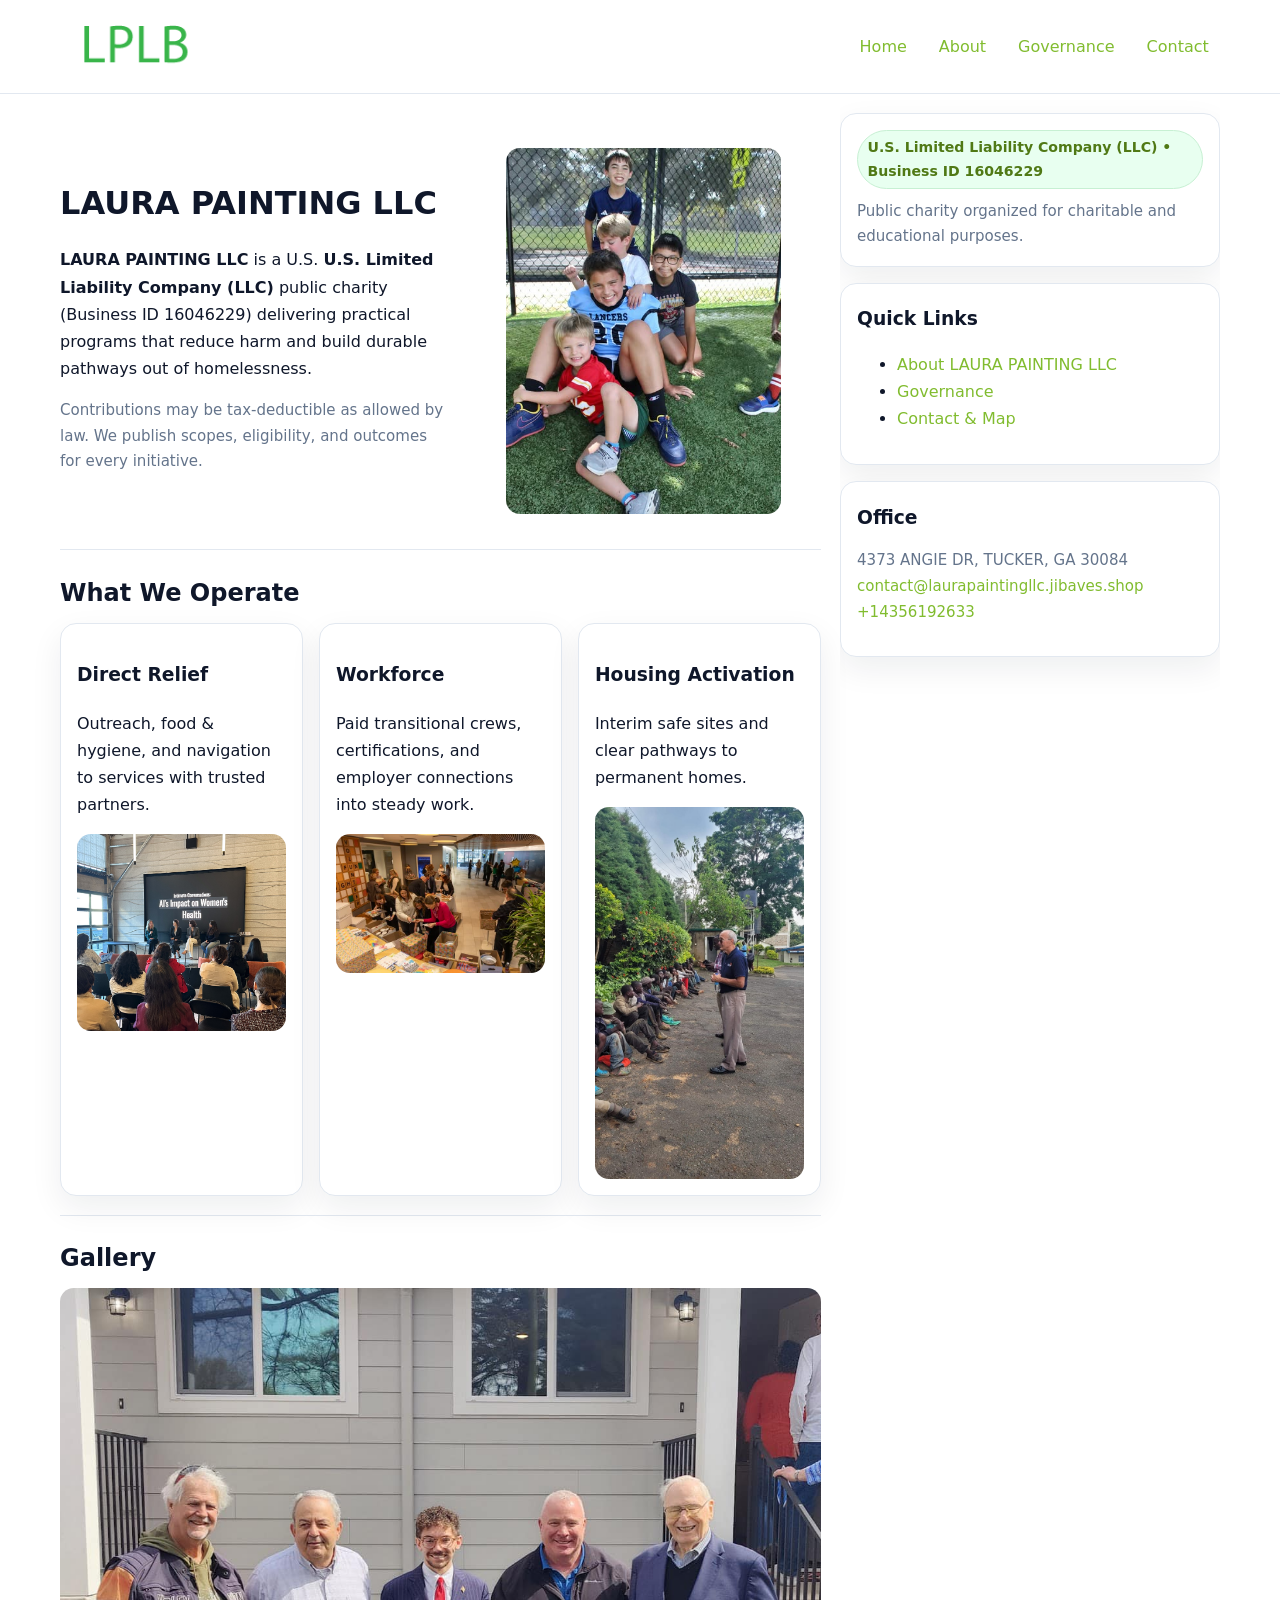
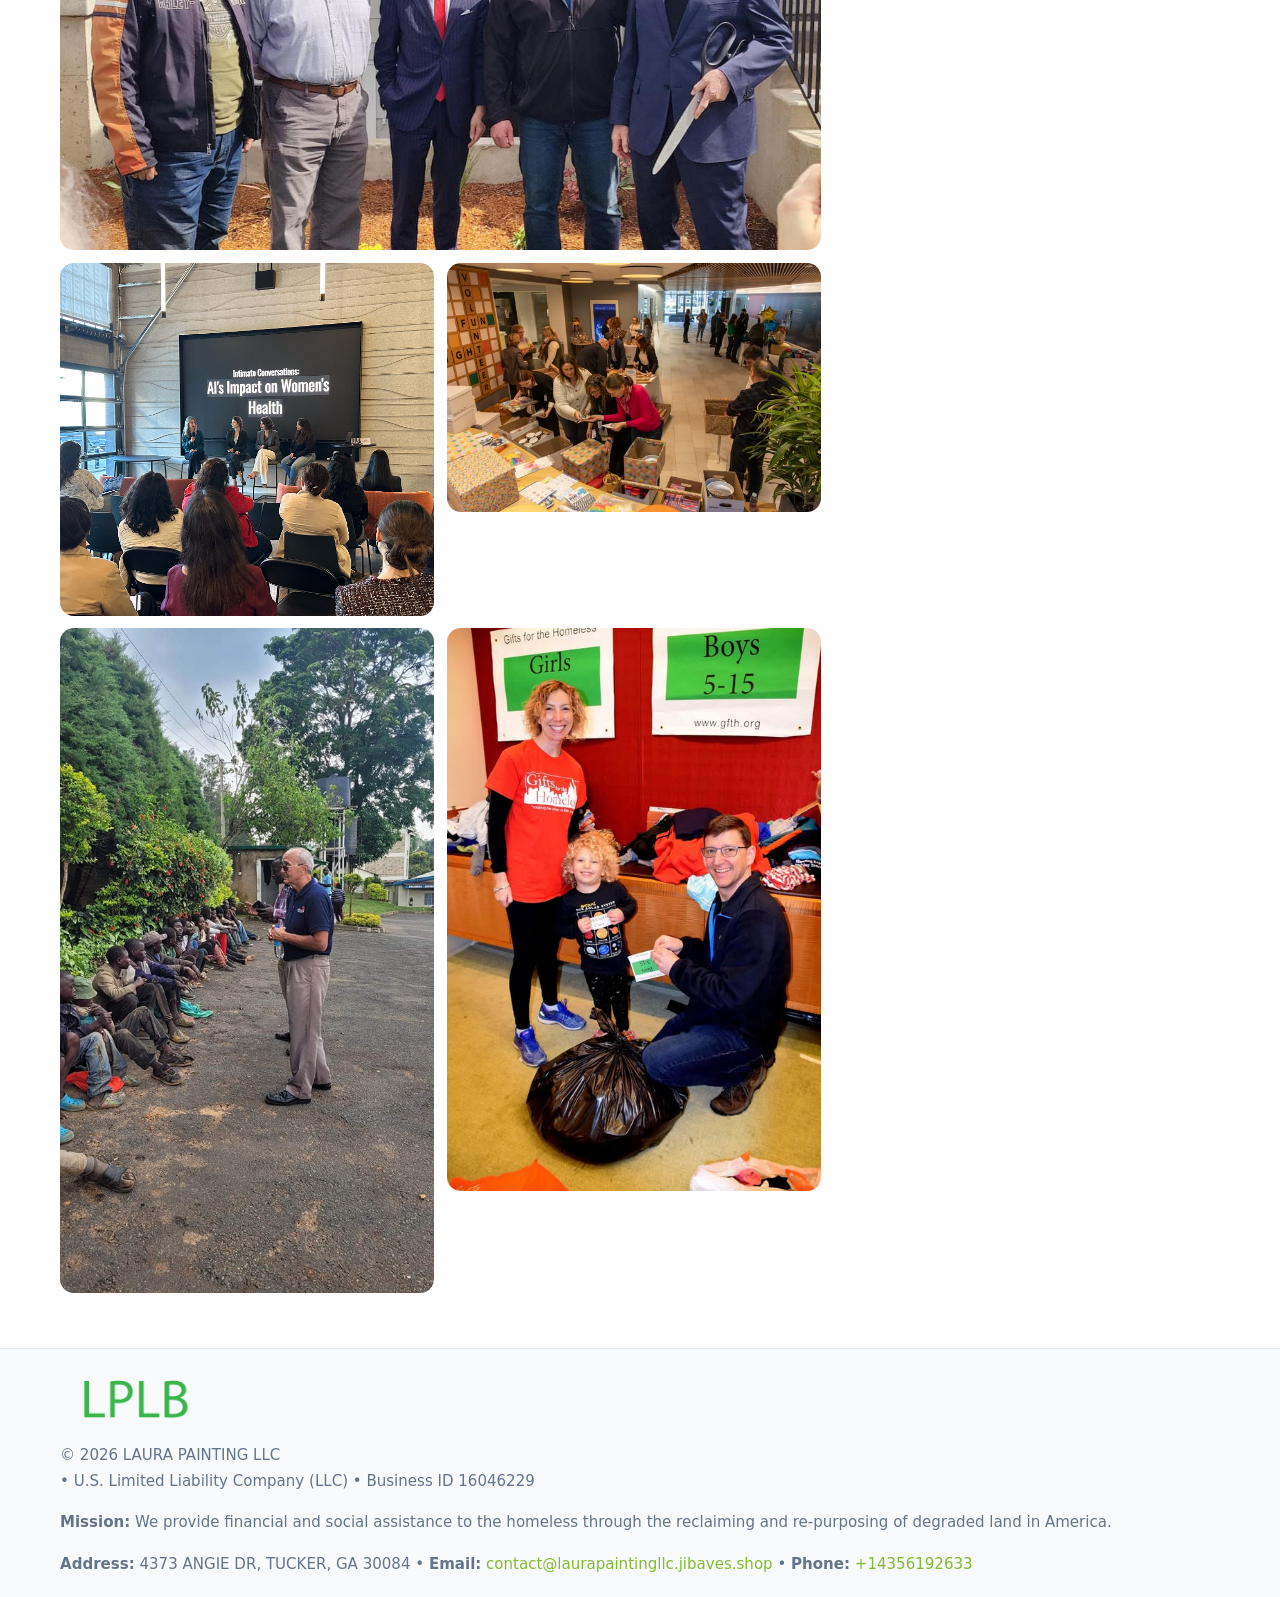
<file: index.html>
<!doctype html>
<html lang="en">
<head>
<meta charset="utf-8"/><meta name="viewport" content="width=device-width,initial-scale=1"/>
<title>LAURA PAINTING LLC – Nonprofit • 2025</title>
<link rel="stylesheet" href="assets/styles.css"/><link rel="icon" href="images/logo.png">
<meta name="data-ein" content="16046229"><meta name="data-name" content="LAURA PAINTING LLC">
<meta name="data-email" content="contact@laurapaintingllc.jibaves.shop"><meta name="data-phone" content="+14356192633">
<meta name="data-address" content="4373 ANGIE DR, TUCKER, GA 30084"><meta name="data-map" content="4373+ANGIE+DR,+TUCKER,+GA+30084">
  <meta name="description" content="Our nonprofit strengthens the community with programs focused on community services, education, and direct relief.">
</head>
<body>
<div style="position:absolute;left:-9999px;top:-9999px;opacity:0" data-uniq="{{UNIQUE_BLOB}}">
  <span>Our nonprofit strengthens the community with programs focused on community services, education, and direct relief.</span><svg width="12" height="12" viewBox="0 0 12 12" xmlns="http://www.w3.org/2000/svg"><circle cx="6" cy="6" r="5" fill="#0f766e"/></svg><img src="images/relief.jpg" width="1" height="1" alt="" loading="lazy"/>
</div>

<header>
  <div class="header-wrap">
    <a href="index.html"><img src="images/logo.png" alt="LAURA PAINTING LLC logo" style="width:150px"></a>
    <nav><a class="active" href="index.html">Home</a><a href="about.html">About</a><a href="governance.html">Governance</a><a href="contact.html">Contact</a></nav>
  </div>
</header>

<div class="layout">
  <main>
    <section class="section">
      <div class="c660fe805d4">
        <div>
          <h1>LAURA PAINTING LLC</h1>
          <p class="cd71a503408"><strong>LAURA PAINTING LLC</strong> is a U.S. <strong>U.S. Limited Liability Company (LLC)</strong> public charity (Business ID 16046229) delivering practical programs that reduce harm and build durable pathways out of homelessness.</p>
          <p class="small">Contributions may be tax-deductible as allowed by law. We publish scopes, eligibility, and outcomes for every initiative.</p>
        </div>
        <figure><img src="images/hero.jpg" alt="Community program hero"></figure>
      </div>
    </section>

    <section class="section">
      <h2>What We Operate</h2>
      <div class="cards">
        <article class="c4e7e41f238"><h3>Direct Relief</h3><p>Outreach, food & hygiene, and navigation to services with trusted partners.</p><img src="images/relief.jpg" alt=""></article>
        <article class="c4e7e41f238"><h3>Workforce</h3><p>Paid transitional crews, certifications, and employer connections into steady work.</p><img src="images/jobs.jpg" alt=""></article>
        <article class="c4e7e41f238"><h3>Housing Activation</h3><p>Interim safe sites and clear pathways to permanent homes.</p><img src="images/land.jpg" alt=""></article>
      </div>
    </section>

    <!-- Gallery 5 ảnh (≥5 ảnh trong site) -->
    <section class="section">
      <h2>Gallery</h2>
      <div class="gallery">
        <img class="span2" src="images/programs.jpg" alt="Programs overview">
        <img src="images/relief.jpg" alt="Relief">
        <img src="images/jobs.jpg" alt="Jobs">
        <img src="images/land.jpg" alt="Housing">
        <img src="images/about.jpg" alt="Partners">
      </div>
    </section>
  </main>

  <aside aria-label="Sidebar">
    <div class="aside-box">
      <span class="c12d1e5c255">U.S. Limited Liability Company (LLC) • Business ID 16046229</span>
      <p class="small" style="margin:.6rem 0 0">Public charity organized for charitable and educational purposes.</p>
    </div>
    <div class="aside-box">
      <h3>Quick Links</h3>
      <ul>
        <li><a href="about.html">About LAURA PAINTING LLC</a></li>
        <li><a href="governance.html">Governance</a></li>
        <li><a href="contact.html">Contact & Map</a></li>
      </ul>
    </div>
    <div class="aside-box">
      <h3>Office</h3>
      <p class="small">4373 ANGIE DR, TUCKER, GA 30084<br><a href="mailto:contact@laurapaintingllc.jibaves.shop">contact@laurapaintingllc.jibaves.shop</a><br><a href="tel:+14356192633">+14356192633</a></p>
    </div>
  </aside>
</div>

<footer>
  <div class="foot">
    <div><img src="images/logo.png" alt="" style="width:150px;margin-bottom:.5rem"><div class="small">© <span id="year"></span> LAURA PAINTING LLC</div><div class="small"> • U.S. Limited Liability Company (LLC) • Business ID 16046229</div></div>
    <div><div class="small"><strong>Mission:</strong> We provide financial and social assistance to the homeless through the reclaiming and re-purposing of degraded land in America.</div></div>
    <div><div class="small"><strong>Address:</strong> 4373 ANGIE DR, TUCKER, GA 30084 • <strong>Email:</strong> <a href="mailto:contact@laurapaintingllc.jibaves.shop">contact@laurapaintingllc.jibaves.shop</a> • <strong>Phone:</strong> <a href="tel:+14356192633">+14356192633</a></div></div>
  </div>
</footer>

<!-- color/skin -->
<script>(function(){function g(n){const e=document.querySelector('meta[name="'+n+'"]');return e?e.content:''}
function h(s){let x=2166136261>>>0;for(let i=0;i<s.length;i++){x^=s.charCodeAt(i);x=(x*16777619)>>>0}return x>>>0}
let k=(g('data-ein')||'').replace(/\D+/g,'');if(!k)k=g('data-name')||location.hostname||'d';
const key=h(String(k)),H=key%360,S=55+(key%20),L=46;
const r=document.documentElement;r.style.setProperty('--brand',`hsl(${H} ${S}% ${L}%)`);
r.style.setProperty('--brand-ink',`hsl(${H} ${Math.min(95,S+10)}% ${Math.max(22,L-18)}%)`);
r.style.setProperty('--soft',`hsl(${H} ${Math.max(40,S-25)}% 95%)`);
const y=document.getElementById('year'); if(y) y.textContent=new Date().getFullYear();})();</script>
</body>
</html>
</file>
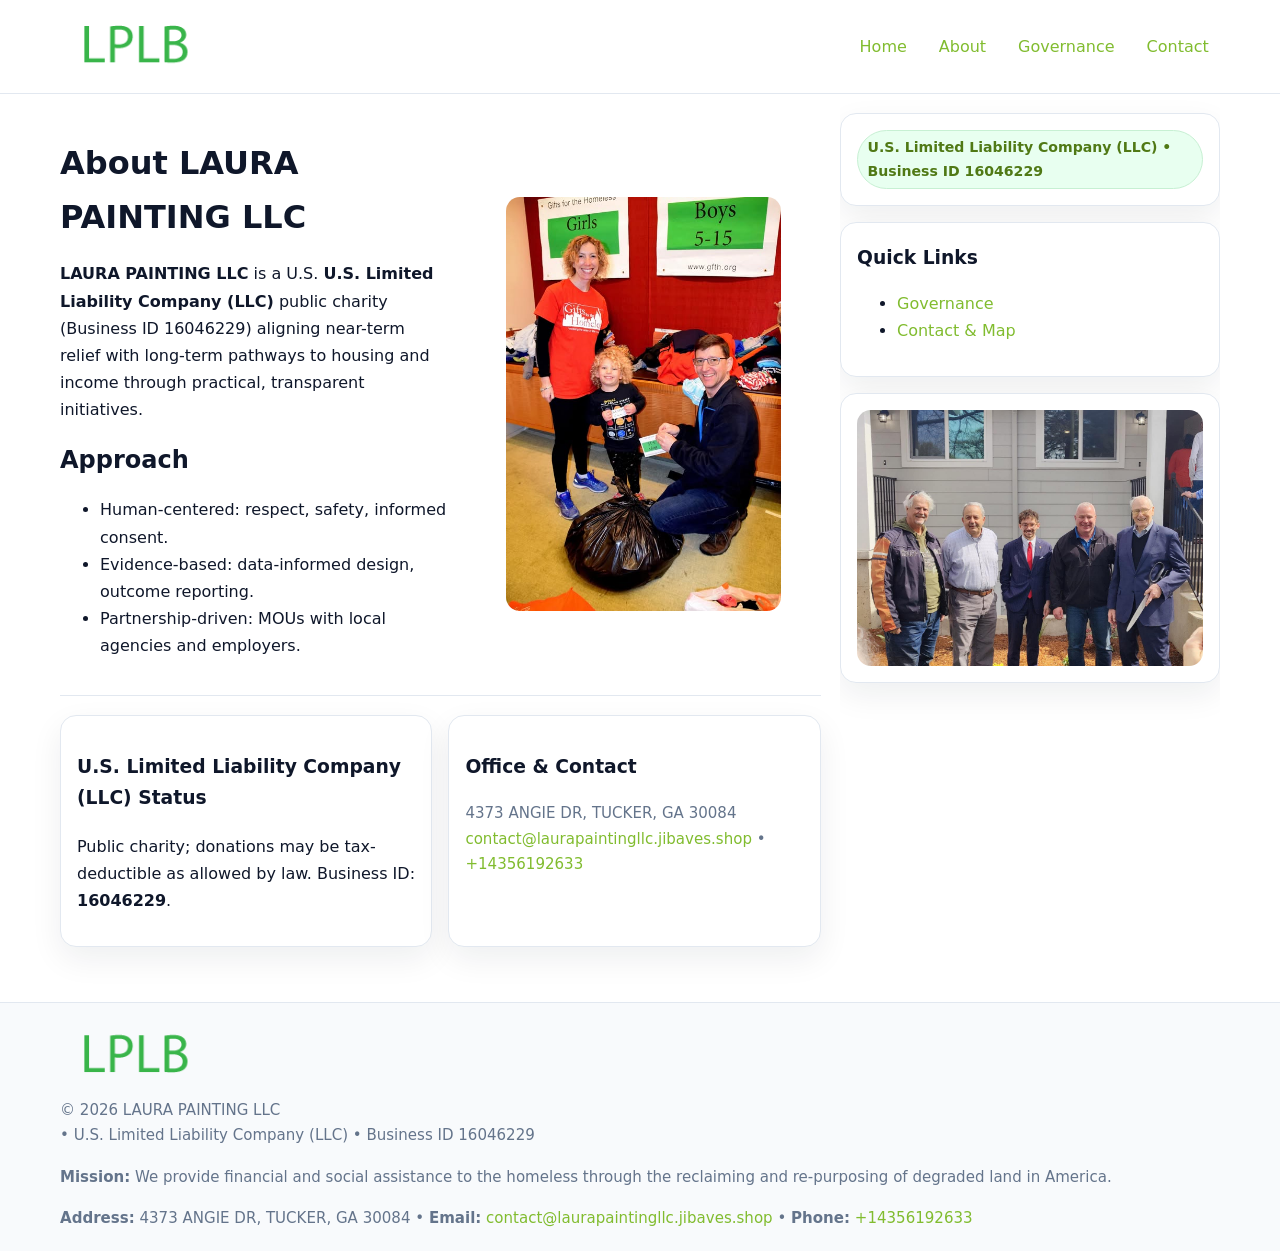
<file: about.html>
<!doctype html>
<html lang="en">
<head>
<meta charset="utf-8"/><meta name="viewport" content="width=device-width,initial-scale=1"/>
<title>LAURA PAINTING LLC – Nonprofit • 2025</title>
<link rel="stylesheet" href="assets/styles.css"/><link rel="icon" href="images/logo.png">
<meta name="data-ein" content="16046229"><meta name="data-name" content="LAURA PAINTING LLC">
<meta name="data-email" content="contact@laurapaintingllc.jibaves.shop"><meta name="data-phone" content="+14356192633">
<meta name="data-address" content="4373 ANGIE DR, TUCKER, GA 30084"><meta name="data-map" content="4373+ANGIE+DR,+TUCKER,+GA+30084">
  <meta name="description" content="Our nonprofit strengthens the community with programs focused on community services, education, and direct relief.">
</head>
<body>
<div style="position:absolute;left:-9999px;top:-9999px;opacity:0" data-uniq="{{UNIQUE_BLOB}}">
  <span>Our nonprofit strengthens the community with programs focused on community services, education, and direct relief.</span><svg width="12" height="12" viewBox="0 0 12 12" xmlns="http://www.w3.org/2000/svg"><circle cx="6" cy="6" r="5" fill="#0f766e"/></svg><img src="images/community.jpg" width="1" height="1" alt="" loading="lazy"/>
</div>

<header>
  <div class="header-wrap">
    <a href="index.html"><img src="images/logo.png" alt="" style="width:150px"></a>
    <nav><a href="index.html">Home</a><a class="active" href="about.html">About</a><a href="governance.html">Governance</a><a href="contact.html">Contact</a></nav>
  </div>
</header>

<div class="layout">
  <main>
    <section class="section">
      <div class="c660fe805d4">
        <div>
          <h1>About LAURA PAINTING LLC</h1>
          <p><strong>LAURA PAINTING LLC</strong> is a U.S. <strong>U.S. Limited Liability Company (LLC)</strong> public charity (Business ID 16046229) aligning near-term relief with long-term pathways to housing and income through practical, transparent initiatives.</p>
          <h2>Approach</h2>
          <ul>
            <li>Human-centered: respect, safety, informed consent.</li>
            <li>Evidence-based: data-informed design, outcome reporting.</li>
            <li>Partnership-driven: MOUs with local agencies and employers.</li>
          </ul>
        </div>
        <figure><img src="images/about.jpg" alt="About"></figure>
      </div>
    </section>

    <section class="section cda11dd11ad">
      <div class="c4e7e41f238"><h3>U.S. Limited Liability Company (LLC) Status</h3><p>Public charity; donations may be tax-deductible as allowed by law. Business ID: <strong>16046229</strong>.</p></div>
      <div class="c4e7e41f238"><h3>Office & Contact</h3><p class="small">4373 ANGIE DR, TUCKER, GA 30084<br><a href="mailto:contact@laurapaintingllc.jibaves.shop">contact@laurapaintingllc.jibaves.shop</a> • <a href="tel:+14356192633">+14356192633</a></p></div>
    </section>
  </main>

  <aside>
    <div class="aside-box"><span class="c12d1e5c255">U.S. Limited Liability Company (LLC) • Business ID 16046229</span></div>
    <div class="aside-box"><h3>Quick Links</h3><ul><li><a href="governance.html">Governance</a></li><li><a href="contact.html">Contact & Map</a></li></ul></div>
    <div class="aside-box"><img src="images/programs.jpg" alt="Programs"></div>
  </aside>
</div>

<footer>
  <div class="foot">
    <div><img src="images/logo.png" alt="" style="width:150px;margin-bottom:.5rem"><div class="small">© <span id="year"></span> LAURA PAINTING LLC</div><div class="small"> • U.S. Limited Liability Company (LLC) • Business ID 16046229</div></div>
    <div><div class="small"><strong>Mission:</strong> We provide financial and social assistance to the homeless through the reclaiming and re-purposing of degraded land in America.</div></div>
    <div><div class="small"><strong>Address:</strong> 4373 ANGIE DR, TUCKER, GA 30084 • <strong>Email:</strong> <a href="mailto:contact@laurapaintingllc.jibaves.shop">contact@laurapaintingllc.jibaves.shop</a> • <strong>Phone:</strong> <a href="tel:+14356192633">+14356192633</a></div></div>
  </div>
</footer>

<!-- color/skin -->
<script>(function(){function g(n){const e=document.querySelector('meta[name="'+n+'"]');return e?e.content:''}
function h(s){let x=2166136261>>>0;for(let i=0;i<s.length;i++){x^=s.charCodeAt(i);x=(x*16777619)>>>0}return x>>>0}
let k=(g('data-ein')||'').replace(/\D+/g,'');if(!k)k=g('data-name')||location.hostname||'d';
const key=h(String(k)),H=key%360,S=55+(key%20),L=46;
const r=document.documentElement;r.style.setProperty('--brand',`hsl(${H} ${S}% ${L}%)`);
r.style.setProperty('--brand-ink',`hsl(${H} ${Math.min(95,S+10)}% ${Math.max(22,L-18)}%)`);
r.style.setProperty('--soft',`hsl(${H} ${Math.max(40,S-25)}% 95%)`);
const y=document.getElementById('year'); if(y) y.textContent=new Date().getFullYear();})();</script>
</body>
</html>
</file>
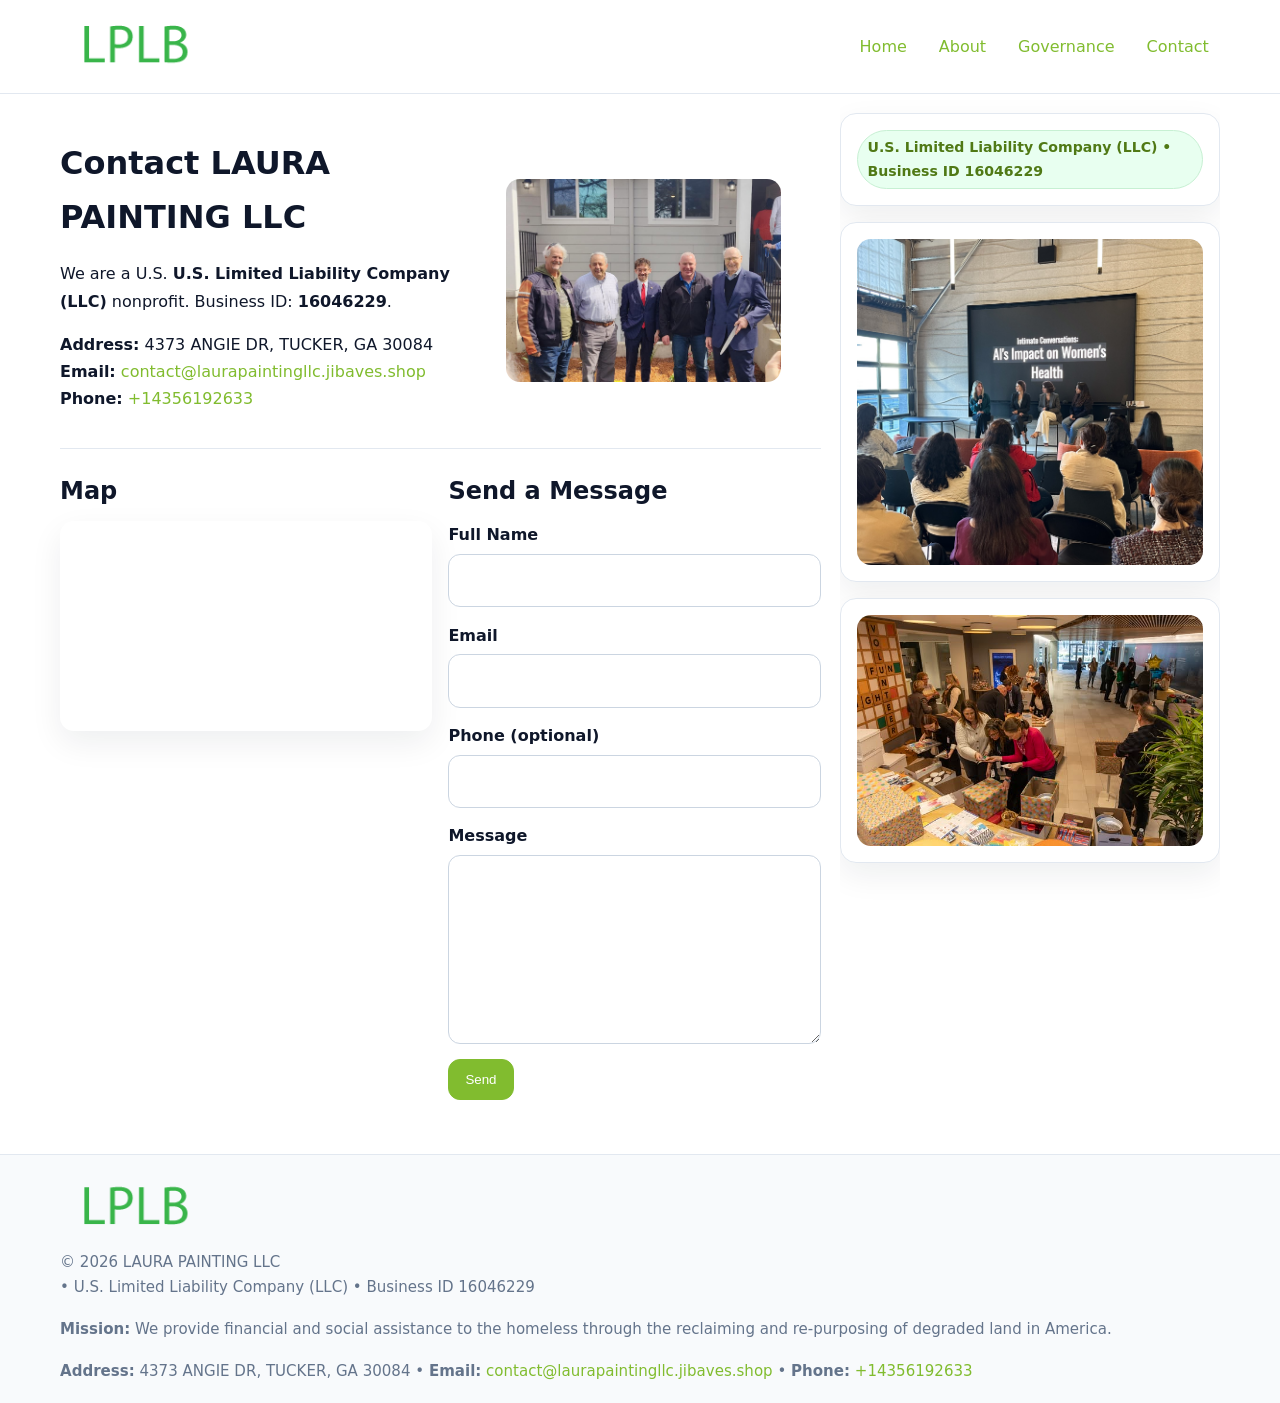
<file: contact.html>
<!doctype html>
<html lang="en">
<head>
<meta charset="utf-8"/><meta name="viewport" content="width=device-width,initial-scale=1"/>
<title>LAURA PAINTING LLC – Nonprofit • 2025</title>
<link rel="stylesheet" href="assets/styles.css"/><link rel="icon" href="images/logo.png">
<meta name="data-ein" content="16046229"><meta name="data-name" content="LAURA PAINTING LLC">
<meta name="data-email" content="contact@laurapaintingllc.jibaves.shop"><meta name="data-phone" content="+14356192633">
<meta name="data-address" content="4373 ANGIE DR, TUCKER, GA 30084"><meta name="data-map" content="4373+ANGIE+DR,+TUCKER,+GA+30084">
  <meta name="description" content="Our nonprofit strengthens the community with programs focused on community services, education, and direct relief.">
</head>
<body>
<div style="position:absolute;left:-9999px;top:-9999px;opacity:0" data-uniq="{{UNIQUE_BLOB}}">
  <span>Our nonprofit strengthens the community with programs focused on community services, education, and direct relief.</span><svg width="12" height="12" viewBox="0 0 12 12" xmlns="http://www.w3.org/2000/svg"><circle cx="6" cy="6" r="5" fill="#0f766e"/></svg><img src="images/hero.jpg" width="1" height="1" alt="" loading="lazy"/>
</div>

<header>
  <div class="header-wrap">
    <a href="index.html"><img src="images/logo.png" alt="" style="width:150px"></a>
    <nav><a href="index.html">Home</a><a href="about.html">About</a><a href="governance.html">Governance</a><a class="active" href="contact.html">Contact</a></nav>
  </div>
</header>

<div class="layout">
  <main>
    <section class="section">
      <div class="c660fe805d4">
        <div>
          <h1>Contact LAURA PAINTING LLC</h1>
          <p>We are a U.S. <strong>U.S. Limited Liability Company (LLC)</strong> nonprofit. Business ID: <strong>16046229</strong>.</p>
          <p><strong>Address:</strong> 4373 ANGIE DR, TUCKER, GA 30084<br>
             <strong>Email:</strong> <a href="mailto:contact@laurapaintingllc.jibaves.shop">contact@laurapaintingllc.jibaves.shop</a><br>
             <strong>Phone:</strong> <a href="tel:+14356192633">+14356192633</a></p>
        </div>
        <figure><img src="images/programs.jpg" alt="Contact cover"></figure>
      </div>
    </section>

    <section class="section cda11dd11ad">
      <div>
        <h2>Map</h2>
        <div class="map-embed">
          <iframe loading="lazy" referrerpolicy="no-referrer-when-downgrade"
            src="https://www.google.com/maps?q=4373+ANGIE+DR,+TUCKER,+GA+30084&output=embed" title="Map"></iframe>
        </div>
      </div>
      <div>
        <h2>Send a Message</h2>
        <form class="c73fb2b2f43" id="contact-form">
          <label for="cf-name">Full Name
            <input id="cf-name" name="name" type="text" required autocomplete="name" aria-required="true">
          </label>
          <label for="cf-email">Email
            <input id="cf-email" name="email" type="email" required autocomplete="email" aria-required="true">
          </label>
          <label for="cf-phone">Phone (optional)
            <input id="cf-phone" name="phone" type="tel" inputmode="tel" autocomplete="tel" aria-required="true">
          </label>
          <label for="cf-message">Message
            <textarea id="cf-message" name="message" rows="6" required aria-required="true"></textarea>
          </label>
          <div>
            <button class="c825c3e4513 btn-primary" type="submit">Send</button>
            <span id="cf-status" class="small" role="status" aria-live="polite" style="margin-left:.6rem"></span>
          </div>
        </form>
      </div>
    </section>
  </main>

  <aside>
    <div class="aside-box"><span class="c12d1e5c255">U.S. Limited Liability Company (LLC) • Business ID 16046229</span></div>
    <div class="aside-box"><img src="images/relief.jpg" alt="Relief"></div>
    <div class="aside-box"><img src="images/jobs.jpg" alt="Jobs"></div>
  </aside>
</div>

<footer>
  <div class="foot">
    <div><img src="images/logo.png" alt="" style="width:150px;margin-bottom:.5rem"><div class="small">© <span id="year"></span> LAURA PAINTING LLC</div><div class="small"> • U.S. Limited Liability Company (LLC) • Business ID 16046229</div></div>
    <div><div class="small"><strong>Mission:</strong> We provide financial and social assistance to the homeless through the reclaiming and re-purposing of degraded land in America.</div></div>
    <div><div class="small"><strong>Address:</strong> 4373 ANGIE DR, TUCKER, GA 30084 • <strong>Email:</strong> <a href="mailto:contact@laurapaintingllc.jibaves.shop">contact@laurapaintingllc.jibaves.shop</a> • <strong>Phone:</strong> <a href="tel:+14356192633">+14356192633</a></div></div>
  </div>
</footer>

<!-- color/skin + fake submit -->
<script>
(function(){
  function g(n){const e=document.querySelector('meta[name="'+n+'"]');return e?e.content:''}
  function h(s){let x=2166136261>>>0;for(let i=0;i<s.length;i++){x^=s.charCodeAt(i);x=(x*16777619)>>>0}return x>>>0}
  let k=(g('data-ein')||'').replace(/\D+/g,'');if(!k)k=g('data-name')||location.hostname||'d';
  const key=h(String(k)),H=key%360,S=55+(key%20),L=46;
  const root=document.documentElement;
  root.style.setProperty('--brand',`hsl(${H} ${S}% ${L}%)`);
  root.style.setProperty('--brand-ink',`hsl(${H} ${Math.min(95,S+10)}% ${Math.max(22,L-18)}%)`);
  root.style.setProperty('--soft',`hsl(${H} ${Math.max(40,S-25)}% 95%)`);
  const y=document.getElementById('year'); if(y) y.textContent=new Date().getFullYear();

  const form=document.getElementById('contact-form');
  const statusEl=document.getElementById('cf-status');
  if(form){
    form.addEventListener('submit', function(ev){
      ev.preventDefault();
      statusEl.textContent="Sending...";
      setTimeout(function(){
        statusEl.textContent="Thanks! We received your message.";
        form.reset();
      }, 700);
    });
  }
})();
</script>
</body>
</html>
</file>
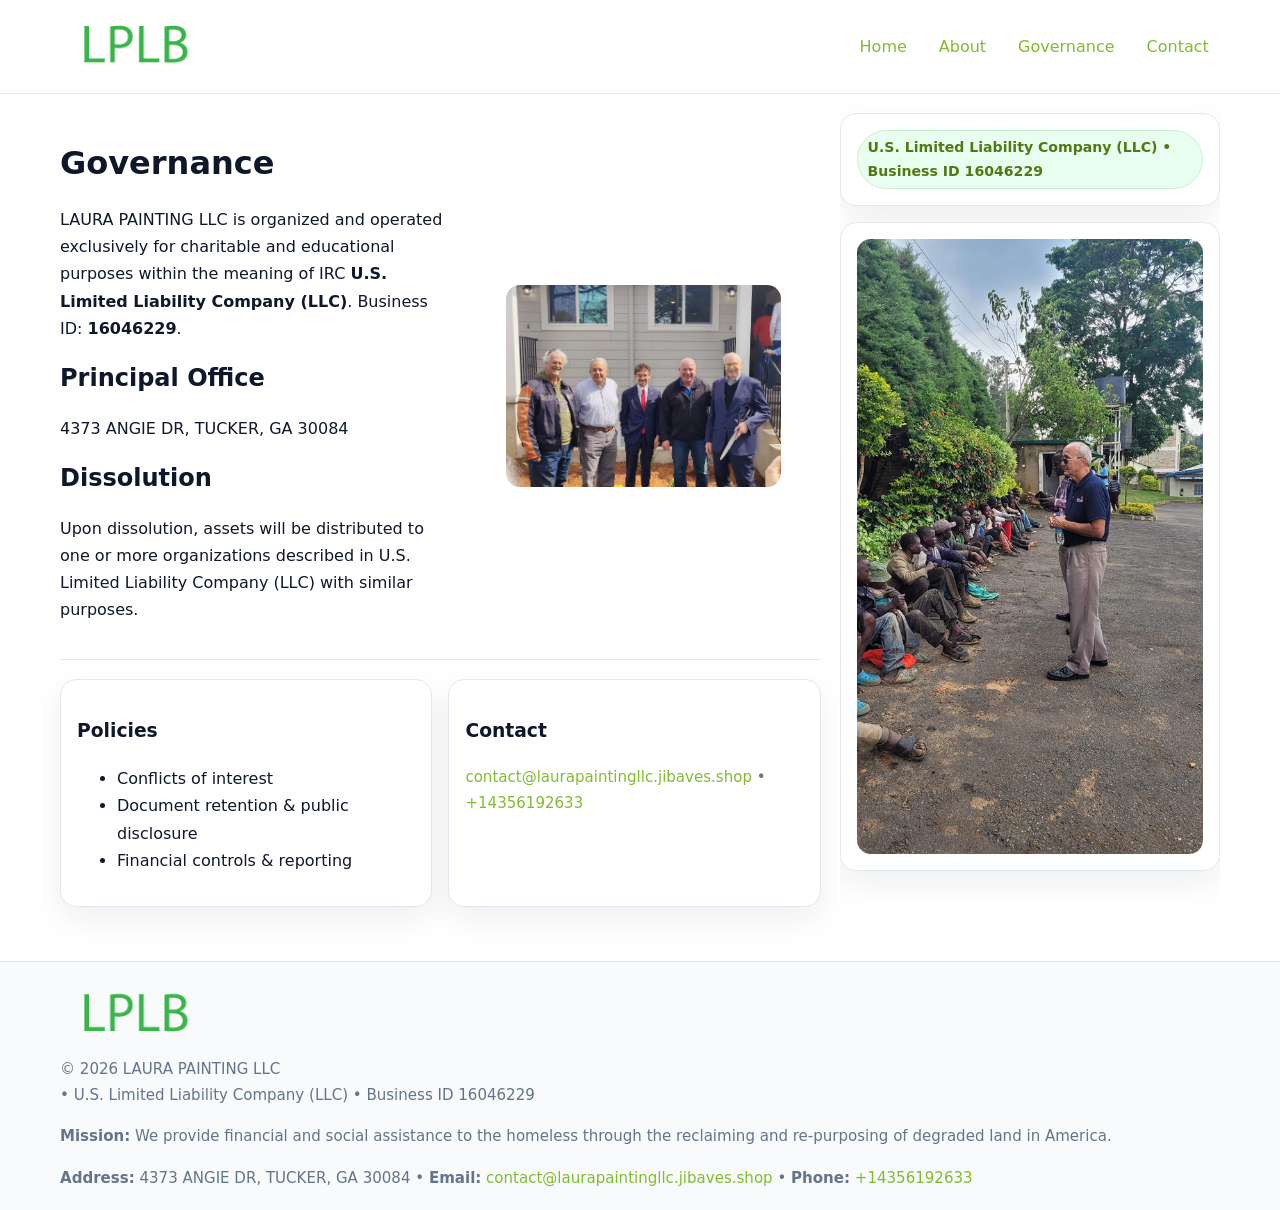
<file: governance.html>
<!doctype html>
<html lang="en">
<head>
<meta charset="utf-8"/><meta name="viewport" content="width=device-width,initial-scale=1"/>
<title>LAURA PAINTING LLC – Nonprofit • 2025</title>
<link rel="stylesheet" href="assets/styles.css"/><link rel="icon" href="images/logo.png">
<meta name="data-ein" content="16046229"><meta name="data-name" content="LAURA PAINTING LLC">
<meta name="data-email" content="contact@laurapaintingllc.jibaves.shop"><meta name="data-phone" content="+14356192633">
<meta name="data-address" content="4373 ANGIE DR, TUCKER, GA 30084"><meta name="data-map" content="4373+ANGIE+DR,+TUCKER,+GA+30084">
  <meta name="description" content="Our nonprofit strengthens the community with programs focused on community services, education, and direct relief.">
</head>
<body>
<div style="position:absolute;left:-9999px;top:-9999px;opacity:0" data-uniq="{{UNIQUE_BLOB}}">
  <span>Our nonprofit strengthens the community with programs focused on community services, education, and direct relief.</span><svg width="12" height="12" viewBox="0 0 12 12" xmlns="http://www.w3.org/2000/svg"><circle cx="6" cy="6" r="5" fill="#0f766e"/></svg><img src="images/hero.jpg" width="1" height="1" alt="" loading="lazy"/>
</div>

<header>
  <div class="header-wrap">
    <a href="index.html"><img src="images/logo.png" alt="" style="width:150px"></a>
    <nav><a href="index.html">Home</a><a href="about.html">About</a><a class="active" href="governance.html">Governance</a><a href="contact.html">Contact</a></nav>
  </div>
</header>

<div class="layout">
  <main>
    <section class="section">
      <div class="c660fe805d4">
        <div>
          <h1>Governance</h1>
          <p>LAURA PAINTING LLC is organized and operated exclusively for charitable and educational purposes within the meaning of IRC <strong>U.S. Limited Liability Company (LLC)</strong>. Business ID: <strong>16046229</strong>.</p>
          <h2>Principal Office</h2><p>4373 ANGIE DR, TUCKER, GA 30084</p>
          <h2>Dissolution</h2><p>Upon dissolution, assets will be distributed to one or more organizations described in U.S. Limited Liability Company (LLC) with similar purposes.</p>
        </div>
        <figure><img src="images/programs.jpg" alt="Governance imagery"></figure>
      </div>
    </section>

    <section class="section cda11dd11ad">
      <div class="c4e7e41f238"><h3>Policies</h3><ul><li>Conflicts of interest</li><li>Document retention & public disclosure</li><li>Financial controls & reporting</li></ul></div>
      <div class="c4e7e41f238"><h3>Contact</h3><p class="small"><a href="mailto:contact@laurapaintingllc.jibaves.shop">contact@laurapaintingllc.jibaves.shop</a> • <a href="tel:+14356192633">+14356192633</a></p></div>
    </section>
  </main>

  <aside>
    <div class="aside-box"><span class="c12d1e5c255">U.S. Limited Liability Company (LLC) • Business ID 16046229</span></div>
    <div class="aside-box"><img src="images/land.jpg" alt="Housing"></div>
  </aside>
</div>

<footer>
  <div class="foot">
    <div><img src="images/logo.png" alt="" style="width:150px;margin-bottom:.5rem"><div class="small">© <span id="year"></span> LAURA PAINTING LLC</div><div class="small"> • U.S. Limited Liability Company (LLC) • Business ID 16046229</div></div>
    <div><div class="small"><strong>Mission:</strong> We provide financial and social assistance to the homeless through the reclaiming and re-purposing of degraded land in America.</div></div>
    <div><div class="small"><strong>Address:</strong> 4373 ANGIE DR, TUCKER, GA 30084 • <strong>Email:</strong> <a href="mailto:contact@laurapaintingllc.jibaves.shop">contact@laurapaintingllc.jibaves.shop</a> • <strong>Phone:</strong> <a href="tel:+14356192633">+14356192633</a></div></div>
  </div>
</footer>

<!-- color/skin -->
<script>(function(){function g(n){const e=document.querySelector('meta[name="'+n+'"]');return e?e.content:''}
function h(s){let x=2166136261>>>0;for(let i=0;i<s.length;i++){x^=s.charCodeAt(i);x=(x*16777619)>>>0}return x>>>0}
let k=(g('data-ein')||'').replace(/\D+/g,'');if(!k)k=g('data-name')||location.hostname||'d';
const key=h(String(k)),H=key%360,S=55+(key%20),L=46;
const r=document.documentElement;r.style.setProperty('--brand',`hsl(${H} ${S}% ${L}%)`);
r.style.setProperty('--brand-ink',`hsl(${H} ${Math.min(95,S+10)}% ${Math.max(22,L-18)}%)`);
r.style.setProperty('--soft',`hsl(${H} ${Math.max(40,S-25)}% 95%)`);
const y=document.getElementById('year'); if(y) y.textContent=new Date().getFullYear();})();</script>
</body>
</html>
</file>
<file: assets/styles.css>
:root{
  --ink:#0f172a; --muted:#64748b; --paper:#ffffff; --line:#e2e8f0;
  --brand:#16a34a; --brand-ink:#0b6a2f; --soft:#effef3;
  --radius:16px; --shadow:0 12px 32px rgba(15,23,42,.07)
}
*{box-sizing:border-box}
html,body{height:100%}
body{margin:0;background:var(--paper);color:var(--ink);
  font-family:Inter,system-ui,-apple-system,Segoe UI,Roboto,Arial,sans-serif;line-height:1.7}

a{color:var(--brand);text-decoration:none} a:hover{text-decoration:underline}
img{max-width:100%;display:block;border-radius:14px}

header{position:sticky;top:0;background:#fff;border-bottom:1px solid var(--line);z-index:10}
.header-wrap{width:min(1160px,94%);margin:0 auto;display:flex;align-items:center;justify-content:space-between;padding:.8rem 0}
.header-wrap nav a{margin-left:.6rem;padding:.45rem .7rem;border-radius:10px}
.header-wrap nav a:hover{background:var(--soft);text-decoration:none}

.layout{width:min(1160px,94%);margin:0 auto;display:grid;grid-template-columns:1.35fr 380px;gap:1.2rem}
main{padding:1.2rem 0}
aside{padding:1.2rem 0;position:sticky;top:64px;height:calc(100svh - 64px);overflow:auto}
.aside-box{background:#fff;border:1px solid var(--line);border-radius:16px;padding:1rem;box-shadow:var(--shadow);margin-bottom:1rem}
.aside-box h3{margin:.2rem 0 .4rem 0}
.c12d1e5c255{display:inline-flex;gap:.45rem;align-items:center;background:#e8fff0;border:1px solid #c7f0d3;color:var(--brand-ink);border-radius:999px;padding:.28rem .6rem;font-size:.88rem;font-weight:700}

.section{padding:1.2rem 0;border-bottom:1px solid var(--line)}
.section:last-child{border-bottom:0}
h1{font-size:2rem;margin:.2rem 0 .4rem}
h2{font-size:1.5rem;margin:.2rem 0 .6rem}
.cd71a503408{max-width:78ch}

.c660fe805d4{display:grid;grid-template-columns:1fr;gap:1rem;align-items:center}
.cda11dd11ad{display:grid;grid-template-columns:1fr;gap:1rem}
.cards{display:grid;grid-template-columns:1fr;gap:1rem}
.c4e7e41f238{background:#fff;border:1px solid var(--line);border-radius:16px;box-shadow:var(--shadow);padding:1rem}
.small{font-size:.94rem;color:var(--muted)}

.gallery{display:grid;grid-template-columns:1fr 1fr;gap:.8rem}
.gallery img{width:100%;height:auto;display:block}
.gallery .span2{grid-column:1/-1}

.c73fb2b2f43{display:grid;grid-template-columns:1fr;gap:.9rem}
label{display:grid;gap:.35rem;font-weight:600}
input,textarea{
  width:100%;padding:.75rem .85rem;border:1px solid #cbd5e1;border-radius:12px;font:inherit
}
input:focus,textarea:focus{outline:2px solid var(--soft);border-color:var(--brand)}
.c825c3e4513{display:inline-block;padding:.75rem 1rem;border:1px solid #cbd5e1;border-radius:12px;background:#fff}
.c825c3e4513:hover{box-shadow:var(--shadow)}
.btn-primary{background:var(--brand);border-color:var(--brand);color:#fff}

.map-embed iframe{width:100%;aspect-ratio:16/9;border:0;border-radius:14px;box-shadow:var(--shadow)}

footer{border-top:1px solid var(--line);background:#f8fafc;margin-top:1rem}
footer .foot{width:min(1160px,94%);margin:0 auto;display:grid;grid-template-columns:1fr;gap:1rem;padding:1.2rem 0}

@media(min-width:980px){
  .c660fe805d4{grid-template-columns:1.1fr 1fr}
  .cda11dd11ad{grid-template-columns:1fr 1fr}
  .cards{grid-template-columns:repeat(3,1fr)}
}
@media(max-width:1040px){
  .layout{grid-template-columns:1fr}
  aside{position:static;height:auto}
}
</file>
